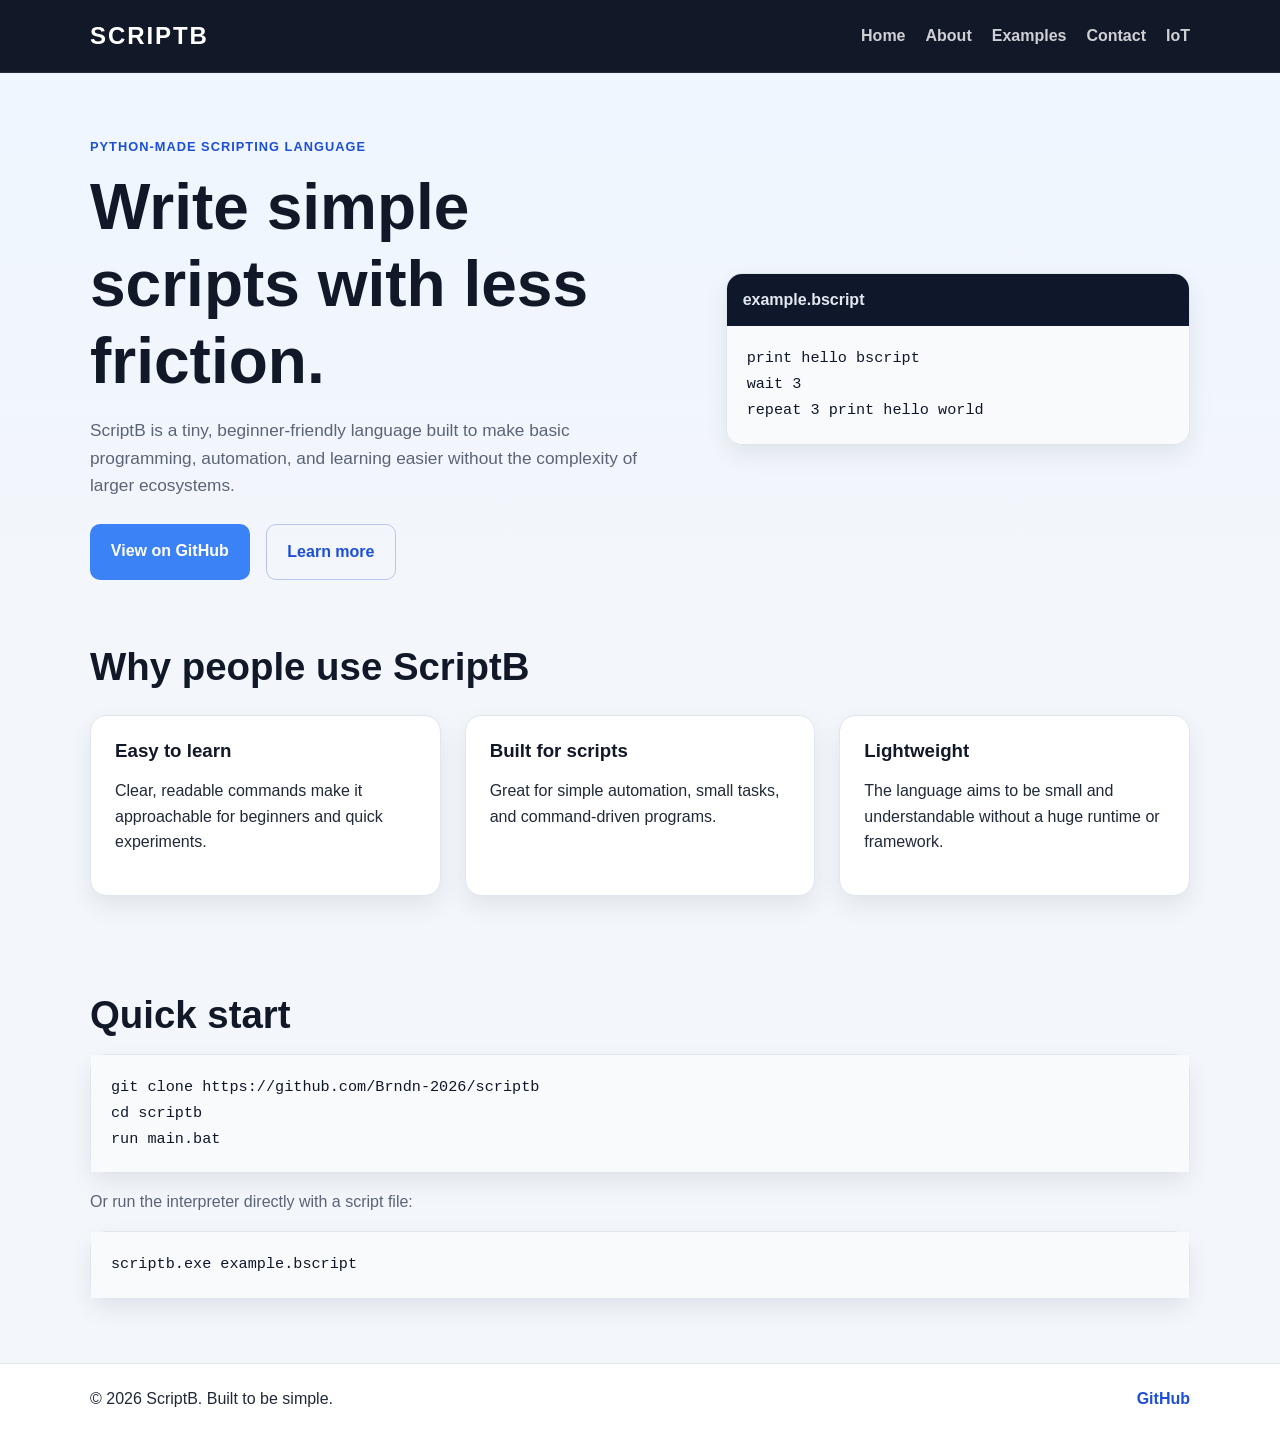
<file: index.html>
<!DOCTYPE html>
<html lang="en">
  <head>
    <meta charset="UTF-8" />
    <meta name="viewport" content="width=device-width, initial-scale=1.0" />
    <title>ScriptB | Simple Python Scripting Language</title>
    <meta
      name="description"
      content="ScriptB is a simple scripting language made in Python for quick scripts, automation, and beginner-friendly programming."
    />
    <link rel="stylesheet" href="stylesi.css" />
  </head>
  <body>
    <header class="site-header">
      <div class="container nav-wrap">
        <div class="brand">ScriptB</div>
        <nav aria-label="Main navigation">
          <ul>
            <li><a href="index.html">Home</a></li>
            <li><a href="about.html">About</a></li>
            <li><a href="backup.html">Examples</a></li>
            <li><a href="contact.html">Contact</a></li>
            <li><a href="https://scriptb-iot.onrender.com" target="_blank" rel="noreferrer">IoT</a></li>
          </ul>
        </nav>
      </div>
    </header>

    <main>
      <section class="hero">
        <div class="container hero-grid">
          <div>
            <p class="eyebrow">Python-made scripting language</p>
            <h1>Write simple scripts with less friction.</h1>
            <p class="lead">
              ScriptB is a tiny, beginner-friendly language built to make basic programming,
              automation, and learning easier without the complexity of larger ecosystems.
            </p>
            <div class="cta-row">
              <a class="button primary" href="https://github.com/Brndn-2026/scriptb" target="_blank" rel="noreferrer">View on GitHub</a>
              <a class="button secondary" href="about.html">Learn more</a>
            </div>
          </div>

          <div class="code-panel">
            <div class="code-header">example.bscript</div>
            <pre><code>print hello bscript
wait 3
repeat 3 print hello world</code></pre>
          </div>
        </div>
      </section>

      <section class="features">
        <div class="container">
          <h2>Why people use ScriptB</h2>
          <div class="card-grid">
            <article class="card">
              <h3>Easy to learn</h3>
              <p>Clear, readable commands make it approachable for beginners and quick experiments.</p>
            </article>
            <article class="card">
              <h3>Built for scripts</h3>
              <p>Great for simple automation, small tasks, and command-driven programs.</p>
            </article>
            <article class="card">
              <h3>Lightweight</h3>
              <p>The language aims to be small and understandable without a huge runtime or framework.</p>
            </article>
          </div>
        </div>
      </section>

      <section class="quickstart">
        <div class="container">
          <h2>Quick start</h2>
          <div class="code-block">
            <pre><code>git clone https://github.com/Brndn-2026/scriptb
cd scriptb
run main.bat</code></pre>
          </div>
          <p class="note">
            Or run the interpreter directly with a script file:
          </p>
          <div class="code-block compact">
            <pre><code>scriptb.exe example.bscript</code></pre>
          </div>
        </div>
      </section>
    </main>

    <footer class="site-footer">
      <div class="container footer-wrap">
        <p>© <span id="year"></span> ScriptB. Built to be simple.</p>
        <a href="https://github.com/Brndn-2026/scriptb" target="_blank" rel="noreferrer">GitHub</a>
      </div>
    </footer>

    <script>
      document.getElementById('year').textContent = new Date().getFullYear();
    </script>
  </body>
</html>
</file>
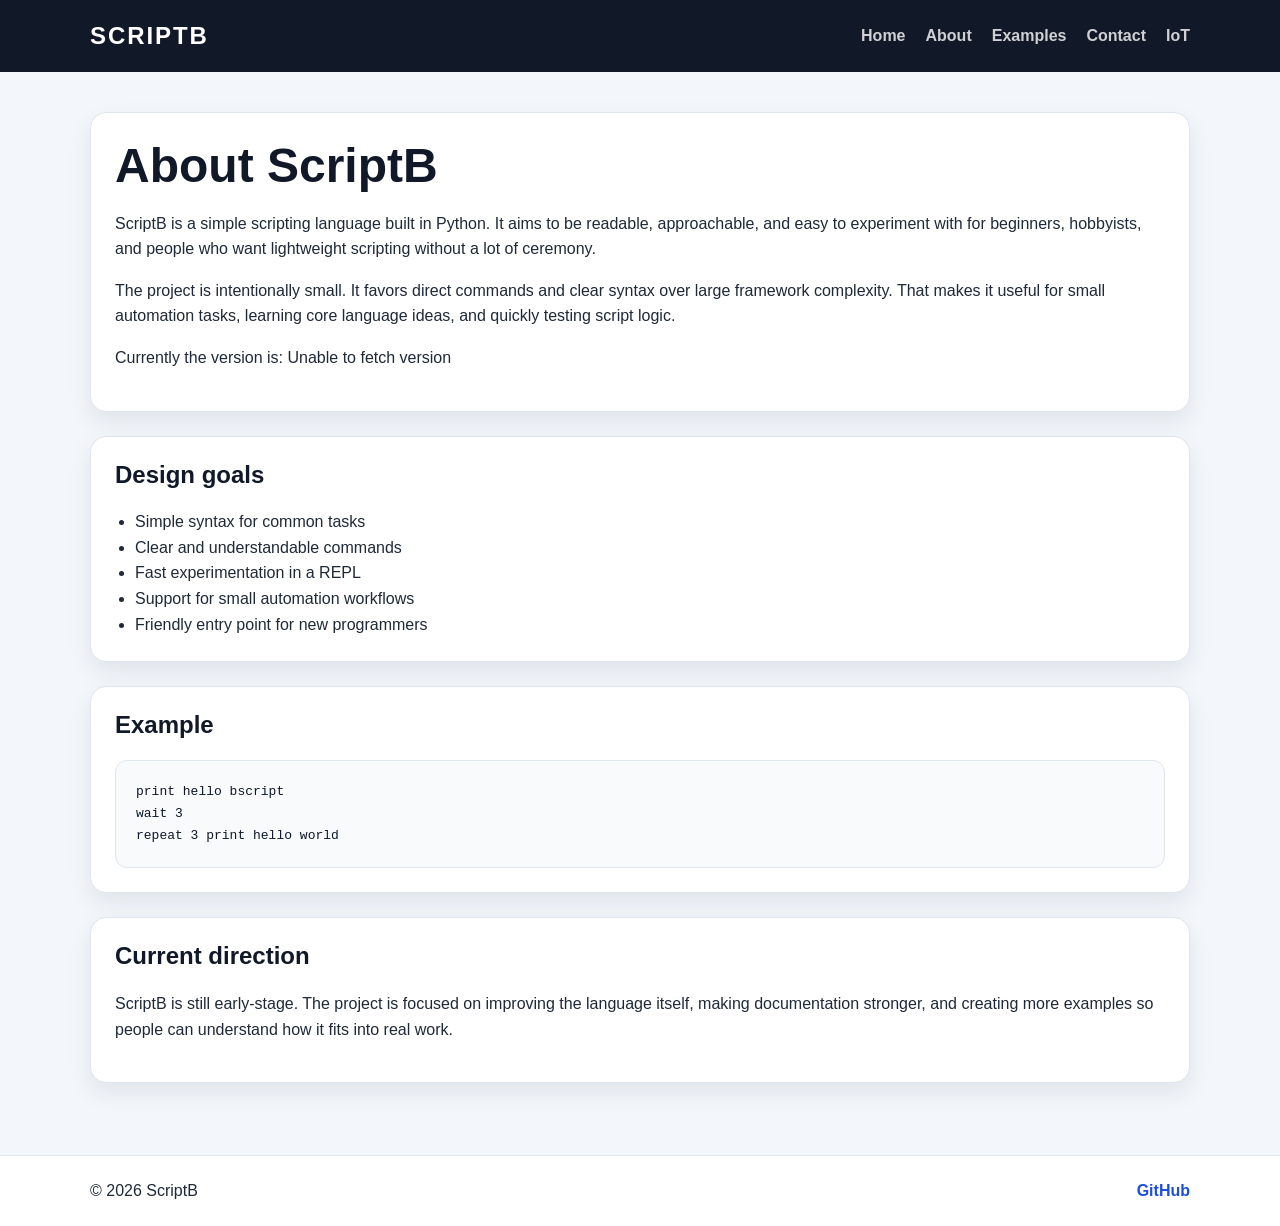
<file: about.html>
<!DOCTYPE html>
<html lang="en">
  <head>
    <meta charset="UTF-8" />
    <meta name="viewport" content="width=device-width, initial-scale=1.0" />
    <title>About ScriptB</title>
    <meta name="description" content="Learn what ScriptB is, why it exists, and how it was designed to be simple and approachable." />
    <link rel="stylesheet" href="stylesa.css" />
  </head>
  <body>
    <header class="site-header">
      <div class="container nav-wrap">
        <div class="brand">ScriptB</div>
        <nav aria-label="Main navigation">
          <ul>
            <li><a href="index.html">Home</a></li>
            <li><a href="about.html">About</a></li>
            <li><a href="backup.html">Examples</a></li>
            <li><a href="contact.html">Contact</a></li>
            <li><a href="https://scriptb-iot.onrender.com" target="_blank" rel="noreferrer">IoT</a></li>
          </ul>
        </nav>
      </div>
    </header>

    <main class="container page-content">
      <section class="content-card">
        <h1>About ScriptB</h1>
        <p>
          ScriptB is a simple scripting language built in Python. It aims to be readable,
          approachable, and easy to experiment with for beginners, hobbyists, and people who
          want lightweight scripting without a lot of ceremony.
        </p>
        <p>
          The project is intentionally small. It favors direct commands and clear syntax over
          large framework complexity. That makes it useful for small automation tasks, learning
          core language ideas, and quickly testing script logic.
        </p>
        <p>Currently the version is: <span id="version-container">Loading...</span></p>
      </section>

      <section class="content-card">
        <h2>Design goals</h2>
        <ul class="check-list">
          <li>Simple syntax for common tasks</li>
          <li>Clear and understandable commands</li>
          <li>Fast experimentation in a REPL</li>
          <li>Support for small automation workflows</li>
          <li>Friendly entry point for new programmers</li>
        </ul>
      </section>

      <section class="content-card">
        <h2>Example</h2>
        <div class="code-block">
          <pre><code>print hello bscript
wait 3
repeat 3 print hello world</code></pre>
        </div>
      </section>

      <section class="content-card">
        <h2>Current direction</h2>
        <p>
          ScriptB is still early-stage. The project is focused on improving the language itself,
          making documentation stronger, and creating more examples so people can understand how it
          fits into real work.
        </p>
      </section>
    </main>

    <footer class="site-footer">
      <div class="container footer-wrap">
        <p>© <span id="year"></span> ScriptB</p>
        <a href="https://github.com/Brndn-2026/scriptb" target="_blank" rel="noreferrer">GitHub</a>
      </div>
    </footer>

    <script>
      document.getElementById('year').textContent = new Date().getFullYear();

      fetch('https://raw.githubusercontent.com/Brndn-2026/scriptb/main/version.txt', { cache: 'no-store' })
        .then(response => {
          if (!response.ok) {
            throw new Error('Network response was not ok');
          }
          return response.text();
        })
        .then(version => {
          document.getElementById('version-container').textContent = version.trim();
        })
        .catch(error => {
          console.error('Error fetching version:', error);
          document.getElementById('version-container').textContent = 'Unable to fetch version';
        });
    </script>
  </body>
</html>
</file>
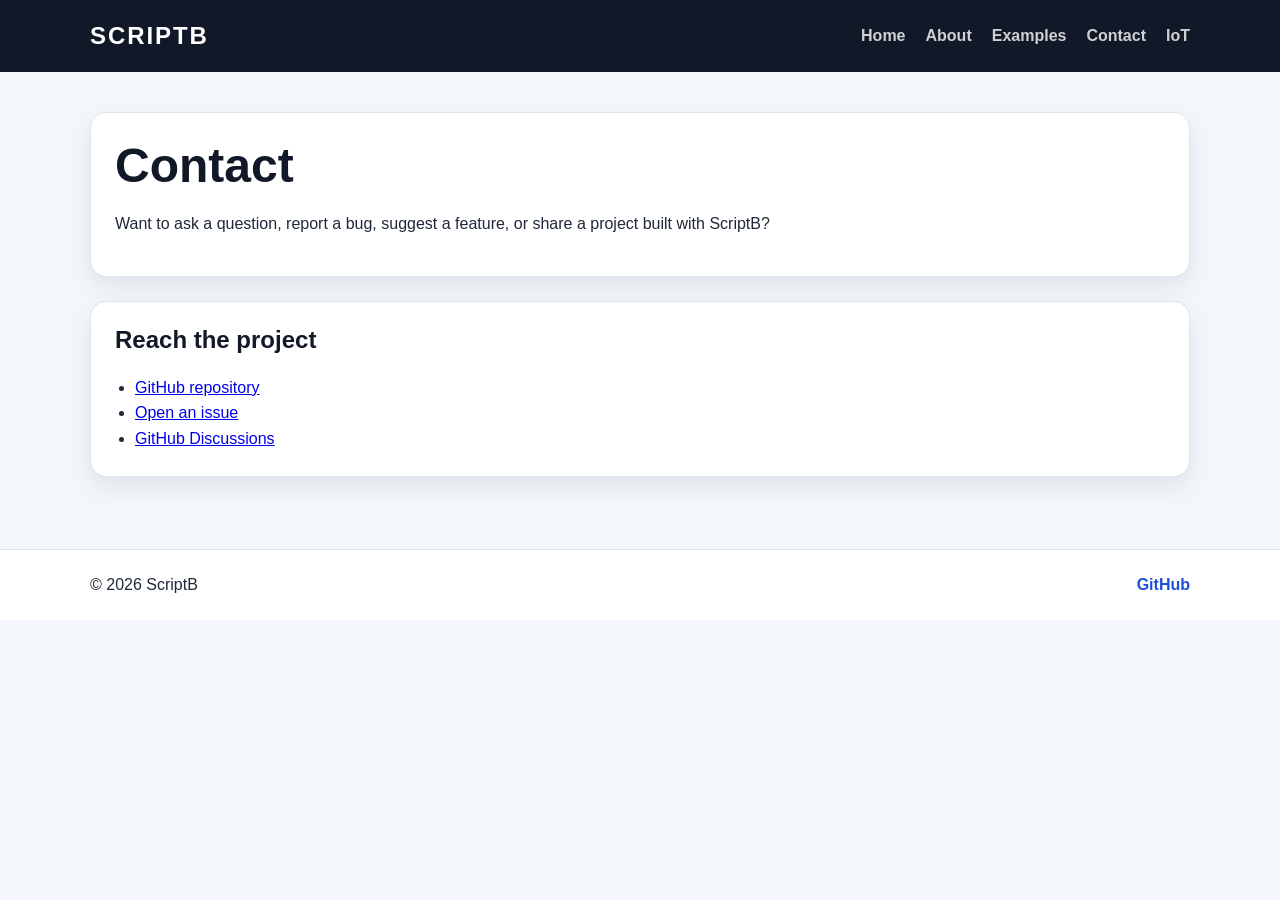
<file: contact.html>
<!DOCTYPE html>
<html lang="en">
  <head>
    <meta charset="UTF-8" />
    <meta name="viewport" content="width=device-width, initial-scale=1.0" />
    <title>Contact ScriptB</title>
    <meta name="description" content="Contact the ScriptB project through GitHub, issues, and discussions." />
    <link rel="stylesheet" href="stylesa.css" />
  </head>
  <body>
    <header class="site-header">
      <div class="container nav-wrap">
        <div class="brand">ScriptB</div>
        <nav aria-label="Main navigation">
          <ul>
            <li><a href="index.html">Home</a></li>
            <li><a href="about.html">About</a></li>
            <li><a href="backup.html">Examples</a></li>
            <li><a href="contact.html">Contact</a></li>
            <li><a href="https://scriptb-iot.onrender.com" target="_blank" rel="noreferrer">IoT</a></li>
          </ul>
        </nav>
      </div>
    </header>

    <main class="container page-content">
      <section class="content-card">
        <h1>Contact</h1>
        <p>Want to ask a question, report a bug, suggest a feature, or share a project built with ScriptB?</p>
      </section>

      <section class="content-card">
        <h2>Reach the project</h2>
        <ul class="check-list">
          <li><a href="https://github.com/Brndn-2026/scriptb" target="_blank" rel="noreferrer">GitHub repository</a></li>
          <li><a href="https://github.com/Brndn-2026/scriptb/issues" target="_blank" rel="noreferrer">Open an issue</a></li>
          <li><a href="https://github.com/Brndn-2026/scriptb/discussions" target="_blank" rel="noreferrer">GitHub Discussions</a></li>
        </ul>
      </section>
    </main>

    <footer class="site-footer">
      <div class="container footer-wrap">
        <p>© <span id="year"></span> ScriptB</p>
        <a href="https://github.com/Brndn-2026/scriptb" target="_blank" rel="noreferrer">GitHub</a>
      </div>
    </footer>

    <script>
      document.getElementById('year').textContent = new Date().getFullYear();
    </script>
  </body>
</html>
</file>
<file: stylesi.css>
/* Shared site theme */
:root {
  --bg: #f3f6fb;
  --panel: #ffffff;
  --panel-strong: #111827;
  --text: #1f2937;
  --muted: #5b6476;
  --line: #dfe6ee;
  --primary: #3b82f6;
  --primary-dark: #1d4ed8;
  --highlight: #eff6ff;
  --shadow: rgba(15, 23, 42, 0.08);
}

* {
  box-sizing: border-box;
}

html {
  scroll-behavior: smooth;
}

body {
  margin: 0;
  font-family: Arial, Helvetica, sans-serif;
  background: var(--bg);
  color: var(--text);
  line-height: 1.6;
}

img {
  max-width: 100%;
  display: block;
}

.container {
  width: min(1100px, calc(100% - 2rem));
  margin: 0 auto;
}

.site-header {
  background: var(--panel-strong);
  color: #fff;
  border-bottom: 1px solid rgba(255, 255, 255, 0.08);
}

.nav-wrap {
  display: flex;
  align-items: center;
  justify-content: space-between;
  min-height: 72px;
}

.brand {
  font-size: 1.5rem;
  font-weight: 700;
  letter-spacing: 0.08em;
  text-transform: uppercase;
}

nav ul {
  display: flex;
  gap: 1.25rem;
  list-style: none;
  margin: 0;
  padding: 0;
}

nav a {
  color: rgba(255, 255, 255, 0.8);
  text-decoration: none;
  font-weight: 600;
}

nav a:hover,
nav a:focus {
  color: #fff;
}

.hero {
  padding: 4rem 0 2rem;
  background: linear-gradient(180deg, #eff6ff 0%, #f3f6fb 100%);
}

.hero-grid {
  display: grid;
  grid-template-columns: 1.3fr 1fr;
  gap: 2rem;
  align-items: center;
}

.eyebrow {
  margin: 0 0 0.75rem;
  color: var(--primary-dark);
  text-transform: uppercase;
  font-size: 0.8rem;
  font-weight: 700;
  letter-spacing: 0.08em;
}

h1, h2, h3 {
  margin-top: 0;
  color: var(--panel-strong);
  line-height: 1.2;
}

h1 {
  font-size: clamp(2.2rem, 5vw, 4rem);
  margin-bottom: 1rem;
}

h2 {
  font-size: clamp(1.6rem, 3vw, 2.4rem);
  margin-bottom: 1rem;
}

.lead {
  font-size: 1.08rem;
  color: var(--muted);
  max-width: 60ch;
}

.cta-row {
  display: flex;
  gap: 1rem;
  margin-top: 1.5rem;
  flex-wrap: wrap;
}

.button {
  display: inline-block;
  padding: 0.9rem 1.3rem;
  border-radius: 10px;
  text-decoration: none;
  font-weight: 700;
  transition: transform 0.15s ease;
}

.button:hover {
  transform: translateY(-1px);
}

.button.primary {
  background: var(--primary);
  color: #fff;
}

.button.primary:hover {
  background: var(--primary-dark);
}

.button.secondary {
  background: transparent;
  color: var(--primary-dark);
  border: 1px solid rgba(29, 78, 216, 0.28);
}

.code-panel,
.content-card,
.card,
.code-block {
  background: var(--panel);
  border: 1px solid var(--line);
  border-radius: 16px;
  box-shadow: 0 10px 25px var(--shadow);
}

.code-panel {
  overflow: hidden;
}

.code-header {
  background: #0f172a;
  color: #e2e8f0;
  padding: 0.85rem 1rem;
  font-weight: 700;
}

pre {
  margin: 0;
  padding: 1.25rem;
  overflow-x: auto;
  background: #f8fafc;
  color: #0f172a;
  font-size: 0.95rem;
  line-height: 1.7;
}

.features,
.quickstart {
  padding: 2rem 0 4rem;
}

.card-grid {
  display: grid;
  grid-template-columns: repeat(3, minmax(0, 1fr));
  gap: 1.5rem;
  margin-top: 1.5rem;
}

.card {
  padding: 1.5rem;
}

.card h3 {
  margin-bottom: 0.75rem;
}

.note {
  color: var(--muted);
  margin-top: 1rem;
}

.code-block {
  margin-top: 1rem;
}

.page-content {
  padding: 2.5rem 0 3rem;
}

.content-card {
  padding: 1.5rem 1.5rem 1.25rem;
  margin-bottom: 1.5rem;
}

.check-list {
  margin: 0;
  padding-left: 1.25rem;
  color: var(--text);
}

.site-footer {
  background: #fff;
  border-top: 1px solid var(--line);
}

.footer-wrap {
  display: flex;
  justify-content: space-between;
  align-items: center;
  min-height: 70px;
  gap: 1rem;
}

.site-footer a {
  color: var(--primary-dark);
  text-decoration: none;
  font-weight: 700;
}

@media (max-width: 760px) {
  .hero-grid,
  .card-grid {
    grid-template-columns: 1fr;
  }

  .nav-wrap,
  .footer-wrap {
    flex-direction: column;
    justify-content: center;
    padding: 1rem 0;
    text-align: center;
  }

  nav ul {
    flex-wrap: wrap;
    justify-content: center;
  }
}
</file>
<file: stylesa.css>
/* About page styling */
:root {
  --bg: #f3f6fb;
  --panel: #ffffff;
  --panel-strong: #111827;
  --text: #1f2937;
  --muted: #5b6476;
  --line: #dfe6ee;
  --primary: #3b82f6;
  --primary-dark: #1d4ed8;
  --shadow: rgba(15, 23, 42, 0.08);
}

* {
  box-sizing: border-box;
}

body {
  margin: 0;
  font-family: Arial, Helvetica, sans-serif;
  background: var(--bg);
  color: var(--text);
  line-height: 1.6;
}

.container {
  width: min(1100px, calc(100% - 2rem));
  margin: 0 auto;
}

.site-header {
  background: var(--panel-strong);
  color: #fff;
}

.nav-wrap {
  display: flex;
  align-items: center;
  justify-content: space-between;
  min-height: 72px;
}

.brand {
  font-size: 1.5rem;
  font-weight: 700;
  letter-spacing: 0.08em;
  text-transform: uppercase;
}

nav ul {
  display: flex;
  gap: 1.25rem;
  list-style: none;
  margin: 0;
  padding: 0;
}

nav a {
  color: rgba(255, 255, 255, 0.8);
  text-decoration: none;
  font-weight: 600;
}

nav a:hover {
  color: #fff;
}

.page-content {
  padding: 2.5rem 0 3rem;
}

.content-card {
  background: var(--panel);
  border: 1px solid var(--line);
  border-radius: 16px;
  box-shadow: 0 10px 25px var(--shadow);
  padding: 1.5rem;
  margin-bottom: 1.5rem;
}

h1, h2, h3 {
  margin-top: 0;
  color: var(--panel-strong);
  line-height: 1.2;
}

h1 {
  font-size: clamp(2rem, 4vw, 3rem);
  margin-bottom: 1rem;
}

p, li {
  color: var(--text);
}

.check-list {
  padding-left: 1.25rem;
  margin: 0;
}

.code-block {
  background: #f8fafc;
  border: 1px solid var(--line);
  border-radius: 12px;
  overflow-x: auto;
}

pre {
  margin: 0;
  padding: 1.25rem;
  color: #0f172a;
   line-height: 1.7;
}

.site-footer {
  background: #fff;
  border-top: 1px solid var(--line);
}

.footer-wrap {
  display: flex;
  justify-content: space-between;
  align-items: center;
  min-height: 70px;
}

.site-footer a {
  color: var(--primary-dark);
  text-decoration: none;
  font-weight: 700;
}

@media (max-width: 760px) {
  .nav-wrap,
  .footer-wrap {
    flex-direction: column;
    justify-content: center;
    padding: 1rem 0;
    text-align: center;
  }

  nav ul {
    flex-wrap: wrap;
    justify-content: center;
  }
}
</file>
